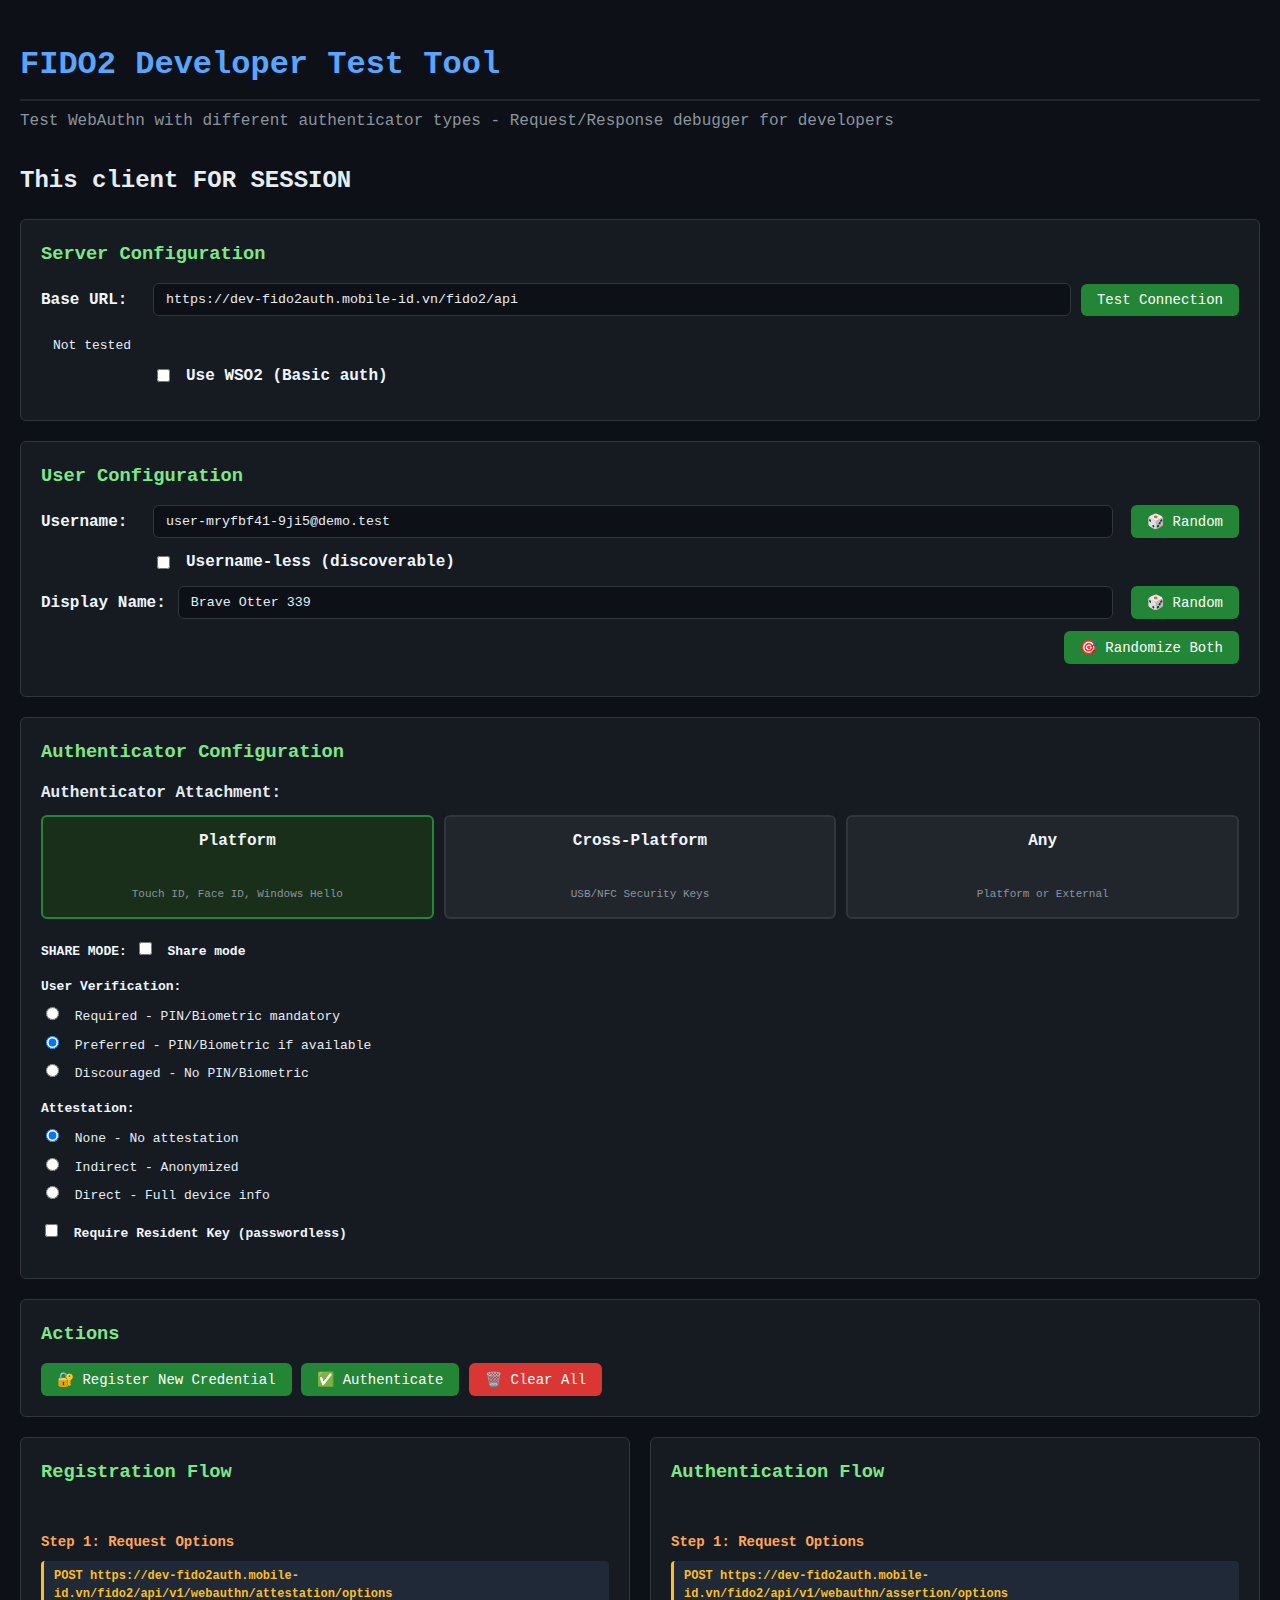
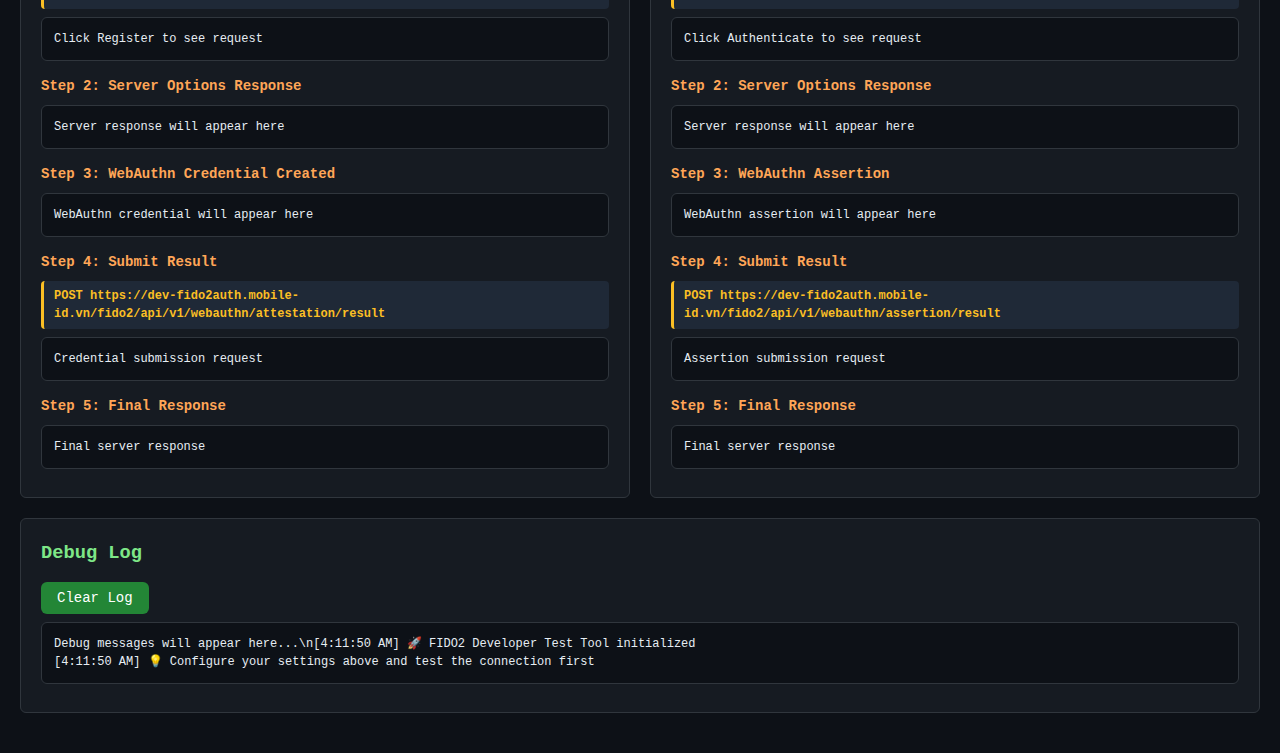
<file: webauth.html>
<!DOCTYPE html>
<html>
<head>
    <title>FIDO2 Developer Test Tool</title>
    <meta charset="utf-8">
    <meta name="viewport" content="width=device-width, initial-scale=1">
    <style>
        body {
            font-family: 'Consolas', 'Monaco', 'Courier New', monospace;
            background: #0d1117;
            color: #e6edf3;
            margin: 0;
            padding: 20px;
            line-height: 1.5;
        }

        .container {
            max-width: 1400px;
            margin: 0 auto;
        }

        h1 {
            color: #58a6ff;
            border-bottom: 2px solid #21262d;
            padding-bottom: 10px;
            margin-bottom: 8px;
        }

        h1 + p {
            color: #8b949e;
            margin-top: 0;
            margin-bottom: 30px;
        }

        h3 {
            color: #7ee787;
            margin-top: 0;
            margin-bottom: 15px;
        }

        h4 {
            color: #ffa657;
            margin: 15px 0 8px 0;
            font-size: 14px;
        }

        .section {
            background: #161b22;
            border: 1px solid #30363d;
            border-radius: 6px;
            padding: 20px;
            margin-bottom: 20px;
        }

        .form-row {
            display: flex;
            align-items: center;
            margin-bottom: 12px;
        }

        .form-row label {
            min-width: 100px;
            margin-right: 12px;
            font-weight: 600;
            color: #f0f6fc;
        }

        input[type="text"] {
            flex: 1;
            padding: 8px 12px;
            background: #0d1117;
            border: 1px solid #30363d;
            color: #e6edf3;
            border-radius: 6px;
            font-family: inherit;
            margin-right: 10px;
        }

        input[type="text"]:focus {
            outline: none;
            border-color: #58a6ff;
        }

        button {
            background: #238636;
            color: white;
            border: none;
            padding: 8px 16px;
            border-radius: 6px;
            cursor: pointer;
            font-family: inherit;
            font-size: 14px;
            font-weight: 500;
        }

        button:hover {
            background: #2ea043;
        }

        button:disabled {
            background: #484f58;
            cursor: not-allowed;
        }

        button.danger {
            background: #da3633;
        }

        button.danger:hover {
            background: #f85149;
        }

        .status {
            padding: 8px 12px;
            border-radius: 6px;
            font-size: 13px;
            margin-top: 8px;
        }

        .json-box {
            background: #0d1117;
            border: 1px solid #30363d;
            border-radius: 6px;
            padding: 12px;
            margin: 8px 0;
            white-space: pre-wrap;
            overflow-x: auto;
            max-height: 250px;
            overflow-y: auto;
            font-size: 12px;
            color: #e6edf3;
            word-break: break-all;
        }

        .endpoint {
            background: #1f2937;
            color: #fbbf24;
            padding: 6px 10px;
            border-radius: 4px;
            font-size: 12px;
            font-weight: 600;
            margin: 5px 0;
            border-left: 3px solid #fbbf24;
        }

        .grid {
            display: grid;
            grid-template-columns: 1fr 1fr;
            gap: 20px;
        }

        .auth-types {
            display: flex;
            gap: 10px;
            margin: 10px 0 20px 0;
        }

        .auth-type {
            flex: 1;
            background: #21262d;
            border: 2px solid #30363d;
            border-radius: 6px;
            padding: 12px;
            cursor: pointer;
            text-align: center;
            transition: all 0.2s;
        }

        .auth-type:hover {
            border-color: #58a6ff;
        }

        .auth-type.selected {
            border-color: #238636;
            background: #1a2f1a;
        }

        .auth-type strong {
            color: #f0f6fc;
            display: block;
            margin-bottom: 4px;
        }

        .auth-type small {
            color: #8b949e;
            font-size: 11px;
        }

        .options {
            margin-bottom: 15px;
        }

        .options > label:first-child {
            display: block;
            font-weight: 600;
            margin-bottom: 8px;
            color: #f0f6fc;
        }

        .options label {
            display: block;
            margin-bottom: 6px;
            font-size: 13px;
        }

        input[type="radio"], input[type="checkbox"] {
            margin-right: 8px;
        }

        .success { color: #238636; background: #0f2f16; }
        .error { color: #f85149; background: #2d1011; }
        .warning { color: #d29922; background: #2d240e; }

        #regStatus, #authStatus {
            padding: 8px 12px;
            border-radius: 6px;
            margin-bottom: 15px;
            font-weight: 500;
        }

        @media (max-width: 1024px) {
            .grid { grid-template-columns: 1fr; }
            .auth-types { flex-direction: column; }
        }
    </style>
</head>
<body>
<div class="container">
    <h1>FIDO2 Developer Test Tool</h1>
    <p>Test WebAuthn with different authenticator types - Request/Response debugger for developers</p>
    <h2> This client FOR SESSION</h2>
    <!-- Server Configuration -->
    <div class="section">
        <h3>Server Configuration</h3>
        <div class="form-row">
            <label>Base URL:</label>
            <input type="text" id="baseUrl" value="https://dev-fido2auth.mobile-id.vn/fido2/api" placeholder="https://dev-fido2auth.mobile-id.vn/fido2/api">
            <button onclick="testConnection()">Test Connection</button>
        </div>
        <div id="connectionStatus" class="status">Not tested</div>
        <div class="form-row">
            <label></label>
            <label style="display:flex;align-items:center;gap:8px;">
                <input type="checkbox" id="useWso2" onchange="toggleWso2Fields(this.checked)"> Use WSO2 (Basic auth)
            </label>
        </div>
        <div id="wso2Fields" style="display:none;flex-direction:column;gap:10px;margin-left:112px;">
            <div class="form-row" style="margin-bottom:0;">
                <label style="min-width:90px;">API URL:</label>
                <input type="text" id="wso2ApiUrl" placeholder="https://dev-api.mobile-id.vn/fido2/api" value="https://dev-api.mobile-id.vn/fido2/api">
            </div>
            <div class="form-row" style="margin-bottom:0;">
                <label style="min-width:90px;">Token URL:</label>
                <input type="text" id="wso2TokenUrl" placeholder="https://dev-sso.mobile-id.vn/realms/mobile-id/protocol/openid-connect/token" value="https://dev-sso.mobile-id.vn/realms/mobile-id/protocol/openid-connect/token">
            </div>
            <div class="form-row" style="margin-bottom:0;">
                <label style="min-width:90px;">Client ID:</label>
                <input type="text" id="wso2ClientId" placeholder="client_id">
            </div>
            <div class="form-row" style="margin-bottom:0;">
                <label style="min-width:90px;">Client Secret:</label>
                <input type="text" id="wso2ClientSecret" placeholder="client_secret">
            </div>
        </div>
    </div>

    <!-- User Configuration -->
    <div class="section">
        <h3>User Configuration</h3>
        <div class="form-row">
            <label>Username:</label>
            <div style="display:flex;gap:8px;align-items:center;flex:1;">
                <input type="text" id="username" value="dev@test.com" style="flex:1;">
                <button type="button" onclick="populateRandomUser('username')">🎲 Random</button>
            </div>
        </div>
        <div class="form-row">
            <label></label>
            <label style="display:flex;align-items:center;gap:8px;">
                <input type="checkbox" id="usernameLess"> Username-less (discoverable)
            </label>
        </div>
        <div class="form-row">
            <label>Display Name:</label>
            <div style="display:flex;gap:8px;align-items:center;flex:1;">
                <input type="text" id="displayName" value="Developer User" style="flex:1;">
                <button type="button" onclick="populateRandomUser('displayName')">🎲 Random</button>
            </div>
        </div>
        <div class="form-row" style="justify-content:flex-end;">
            <label></label>
            <button type="button" onclick="populateRandomUser()">🎯 Randomize Both</button>
        </div>
    </div>

    <!-- Authenticator Configuration -->
    <div class="section">
        <h3>Authenticator Configuration</h3>


        <label><strong>Authenticator Attachment:</strong></label>
        <div class="auth-types">
            <div class="auth-type selected" onclick="selectAuthType('platform')" id="platform">
                <strong>Platform</strong><br>
                <small>Touch ID, Face ID, Windows Hello</small>
            </div>
            <div class="auth-type" onclick="selectAuthType('cross-platform')" id="cross-platform">
                <strong>Cross-Platform</strong><br>
                <small>USB/NFC Security Keys</small>
            </div>
            <div class="auth-type" onclick="selectAuthType('any')" id="any">
                <strong>Any</strong><br>
                <small>Platform or External</small>
            </div>
        </div>
        <div class ="options">
            <label>
                <strong> SHARE MODE:</strong>
                <input type="checkbox" id="sharemode"> Share mode

            </label>


        </div>

        <div class="options">
            <label><strong>User Verification:</strong></label>
            <label><input type="radio" name="userVerification" value="required"> Required - PIN/Biometric mandatory</label>
            <label><input type="radio" name="userVerification" value="preferred" checked> Preferred - PIN/Biometric if available</label>
            <label><input type="radio" name="userVerification" value="discouraged"> Discouraged - No PIN/Biometric</label>
        </div>

        <div class="options">
            <label><strong>Attestation:</strong></label>
            <label><input type="radio" name="attestation" value="none" checked> None - No attestation</label>
            <label><input type="radio" name="attestation" value="indirect"> Indirect - Anonymized</label>
            <label><input type="radio" name="attestation" value="direct"> Direct - Full device info</label>
        </div>

        <div class="options">
            <label><input type="checkbox" id="requireResidentKey"> Require Resident Key (passwordless)</label>
        </div>
    </div>

    <!-- Actions -->
    <div class="section">
        <h3>Actions</h3>
        <button onclick="register()" id="registerBtn">🔐 Register New Credential</button>
        <button onclick="authenticate()" id="authBtn">✅ Authenticate</button>
        <button onclick="clearAll()" class="danger">🗑️ Clear All</button>
    </div>

    <!-- Results -->
    <div class="grid">
        <!-- Registration Flow -->
        <div class="section">
            <h3>Registration Flow</h3>
            <div id="regStatus"></div>

            <h4>Step 1: Request Options</h4>
            <div class="endpoint">POST {baseUrl}/v1/webauthn/attestation/options</div>
            <div id="regOptionsRequest" class="json-box">Click Register to see request</div>

            <h4>Step 2: Server Options Response</h4>
            <div id="regOptionsResponse" class="json-box">Server response will appear here</div>

            <h4>Step 3: WebAuthn Credential Created</h4>
            <div id="regCredential" class="json-box">WebAuthn credential will appear here</div>

            <h4>Step 4: Submit Result</h4>
            <div class="endpoint">POST {baseUrl}/v1/webauthn/attestation/result</div>
            <div id="regResultRequest" class="json-box">Credential submission request</div>

            <h4>Step 5: Final Response</h4>
            <div id="regResultResponse" class="json-box">Final server response</div>
        </div>

        <!-- Authentication Flow -->
        <div class="section">
            <h3>Authentication Flow</h3>
            <div id="authStatus"></div>

            <h4>Step 1: Request Options</h4>
            <div class="endpoint">POST {baseUrl}/v1/webauthn/assertion/options</div>
            <div id="authOptionsRequest" class="json-box">Click Authenticate to see request</div>

            <h4>Step 2: Server Options Response</h4>
            <div id="authOptionsResponse" class="json-box">Server response will appear here</div>

            <h4>Step 3: WebAuthn Assertion</h4>
            <div id="authAssertion" class="json-box">WebAuthn assertion will appear here</div>

            <h4>Step 4: Submit Result</h4>
            <div class="endpoint">POST {baseUrl}/v1/webauthn/assertion/result</div>
            <div id="authResultRequest" class="json-box">Assertion submission request</div>

            <h4>Step 5: Final Response</h4>
            <div id="authResultResponse" class="json-box">Final server response</div>
        </div>
    </div>

    <!-- Debug Log -->
    <div class="section">
        <h3>Debug Log</h3>
        <button onclick="clearLog()">Clear Log</button>
        <div id="debugLog" class="json-box" style="max-height: 150px;">Debug messages will appear here...\n</div>
    </div>
</div>

<script>
    // Global state
    let currentAuthType = 'platform';
    let fido2Client = null;
    let wso2AccessToken = null;
    let wso2TokenExpiry = null;

    // Utility functions
    function arrayBufferToBase64url(buffer) {
        const bytes = new Uint8Array(buffer);
        let binary = '';
        for (let i = 0; i < bytes.byteLength; i++) {
            binary += String.fromCharCode(bytes[i]);
        }
        const base64 = btoa(binary);
        return base64.replace(/\+/g, '-').replace(/\//g, '_').replace(/=/g, '');
    }

    function stringToArrayBuffer(str) {
        // Convert string to ArrayBuffer (UTF-8 encoding)
        const encoder = new TextEncoder();
        return encoder.encode(str).buffer;
    }

    function base64urlToArrayBuffer(base64url) {
        // Convert base64url to base64
        let base64 = base64url.replace(/-/g, '+').replace(/_/g, '/');

        // Add proper padding
        while (base64.length % 4) {
            base64 += '=';
        }

        try {
            const binary = atob(base64);
            const buffer = new ArrayBuffer(binary.length);
            const view = new Uint8Array(buffer);
            for (let i = 0; i < binary.length; i++) {
                view[i] = binary.charCodeAt(i);
            }
            return buffer;
        } catch (error) {
            console.error('Base64 decode error:', error);
            console.error('Input:', base64url);
            console.error('Converted:', base64);
            throw new Error(`Failed to decode base64url: ${error.message}`);
        }
    }

    function smartDecode(value) {
        // Try to detect if it's base64url or plain string
        // Base64url only contains: A-Z, a-z, 0-9, -, _
        const base64urlRegex = /^[A-Za-z0-9_-]+$/;

        if (base64urlRegex.test(value) && value.length > 10) {
            // Looks like base64url, try to decode
            try {
                return base64urlToArrayBuffer(value);
            } catch (error) {
                log(`⚠️ Failed to decode as base64url, treating as plain string: ${value}`);
                return stringToArrayBuffer(value);
            }
        } else {
            // Plain string
            log(`ℹ️ Treating as plain string: ${value}`);
            return stringToArrayBuffer(value);
        }
    }

    function log(message) {
        const logElement = document.getElementById('debugLog');
        const timestamp = new Date().toLocaleTimeString();
        logElement.textContent += `[${timestamp}] ${message}\n`;
        logElement.scrollTop = logElement.scrollHeight;
    }

    function clearLog() {
        document.getElementById('debugLog').textContent = 'Debug messages will appear here...\n';
    }

    function displayJson(elementId, data, label = '') {
        const element = document.getElementById(elementId);
        if (data) {
            element.textContent = (label ? `${label}\n` : '') + JSON.stringify(data, null, 2);
        }
    }

    function setStatus(elementId, message, type = 'info') {
        const element = document.getElementById(elementId);
        element.textContent = message;
        element.className = `status ${type}`;
    }

    function generateRandomUsername() {
        const stamp = Date.now().toString(36);
        const rand = Math.floor(Math.random() * 1e6).toString(36);
        return `user-${stamp}-${rand}@demo.test`;
    }

    function generateRandomDisplayName() {
        const adjectives = ['Swift','Brisk','Calm','Bright','Clever','Brave','Nimble','Quick'];
        const animals = ['Falcon','Otter','Lion','Fox','Hawk','Dolphin','Panda','Tiger'];
        const adj = adjectives[Math.floor(Math.random() * adjectives.length)];
        const animal = animals[Math.floor(Math.random() * animals.length)];
        const suffix = Math.floor(Math.random() * 900 + 100);
        return `${adj} ${animal} ${suffix}`;
    }

    function populateRandomUser(target) {
        const unameField = document.getElementById('username');
        const dnameField = document.getElementById('displayName');
        const shouldSetUsername = target === 'username' || !target;
        const shouldSetDisplay = target === 'displayName' || !target;

        if (shouldSetUsername && !document.getElementById('usernameLess').checked) {
            unameField.value = generateRandomUsername();
        }
        if (shouldSetDisplay) {
            dnameField.value = generateRandomDisplayName();
        }
    }

    function toggleWso2Fields(enabled) {
        document.getElementById('wso2Fields').style.display = enabled ? 'flex' : 'none';
    }

    async function getWso2AccessToken() {
        // Check if token is still valid
        if (wso2AccessToken && wso2TokenExpiry && new Date().getTime() < wso2TokenExpiry) {
            return wso2AccessToken;
        }

        const clientId = document.getElementById('wso2ClientId').value.trim();
        const clientSecret = document.getElementById('wso2ClientSecret').value.trim();
        const tokenUrl = document.getElementById('wso2TokenUrl').value.trim();

        if (!clientId || !clientSecret || !tokenUrl) {
            throw new Error('WSO2 enabled but client_id, client_secret, or token URL is missing');
        }

        try {
            const basicAuth = btoa(`${clientId}:${clientSecret}`);
            const response = await fetch(tokenUrl, {
                method: 'POST',
                headers: {
                    'Content-Type': 'application/x-www-form-urlencoded',
                    'Authorization': `Basic ${basicAuth}`
                },
                body: 'grant_type=client_credentials'
            });

            if (!response.ok) {
                const errorText = await response.text();
                throw new Error(`Token request failed with status ${response.status}: ${errorText}`);
            }

            const data = await response.json();
            wso2AccessToken = data.access_token;

            // Set expiry time (typically expires_in is in seconds, use 90% of that)
            if (data.expires_in) {
                wso2TokenExpiry = new Date().getTime() + (data.expires_in * 1000 * 0.9);
            }

            log(`✅ WSO2: Got access token (expires in ${data.expires_in} seconds)`);
            return wso2AccessToken;
        } catch (error) {
            log(`❌ WSO2: Failed to get access token: ${error.message}`);
            throw error;
        }
    }

    async function buildWso2Headers() {
        if (!document.getElementById('useWso2').checked) {
            return {};
        }

        try {
            const token = await getWso2AccessToken();
            return { Authorization: `Bearer ${token}` };
        } catch (error) {
            log(`⚠️ ${error.message}`);
            return {};
        }
    }

    // FIDO2 Conformance Test Client
    class FIDO2ConformanceClient {
        constructor(baseUrl) {
            // Use WSO2 API URL if WSO2 is enabled
            if (document.getElementById('useWso2').checked) {
                this.baseUrl = document.getElementById('wso2ApiUrl').value.trim();
                log(`🔄 Using WSO2 API URL: ${this.baseUrl}`);
            } else {
                this.baseUrl = baseUrl;
            }
        }

        async makeRequest(endpoint, data, headers = {}) {
            const url = `${this.baseUrl}${endpoint}`;
            log(`→ ${endpoint}: ${JSON.stringify(data, null, 2)}`);

            const response = await fetch(url, {
                method: 'POST',
                credentials: 'include',
                headers: { 'Content-Type': 'application/json', ...headers },
                body: JSON.stringify(data)
            });

            const result = await response.json();
            log(`← ${endpoint} (${response.status}): ${JSON.stringify(result, null, 2)}`);

            // Check conformance API response format
            if (result.status === 'failed') {
                throw new Error(result.errorMessage || 'Unknown server error');
            }

            if (!response.ok) {
                throw new Error(`HTTP ${response.status}: ${response.statusText}`);
            }

            return result;
        }

        async testConnection() {
            try {
                // Test with a simple GET request to base URL
                const response = await fetch(`${this.baseUrl}/`, { method: 'GET' });
                return response.ok || response.status === 404 || response.status === 405; // 405 Method Not Allowed is also OK
            } catch (error) {
                log(`Connection test failed: ${error.message}`);
                return false;
            }
        }
    }

    // UI Functions
    function selectAuthType(type) {
        currentAuthType = type;
        document.querySelectorAll('.auth-type').forEach(el => el.classList.remove('selected'));
        document.getElementById(type).classList.add('selected');
        log(`Selected authenticator type: ${type}`);
    }

    function getConfiguration() {
        const userVerification = document.querySelector('input[name="userVerification"]:checked').value;
        const attestation = document.querySelector('input[name="attestation"]:checked').value;
        const requireResidentKey = document.getElementById('requireResidentKey').checked;

        let authenticatorAttachment = undefined;
        if (currentAuthType === 'platform') authenticatorAttachment = 'platform';
        else if (currentAuthType === 'cross-platform') authenticatorAttachment = 'cross-platform';

        return {
            authenticatorAttachment,
            userVerification,
            attestation,
            requireResidentKey
        };
    }

    async function testConnection() {
        const baseUrl = document.getElementById('baseUrl').value;
        const button = event.target;

        button.disabled = true;
        button.textContent = 'Testing...';

        try {
            fido2Client = new FIDO2ConformanceClient(baseUrl);
            const headers = await buildWso2Headers();
            const connected = await fido2Client.testConnection(headers);

            if (connected) {
                setStatus('connectionStatus', '✅ Connected successfully', 'success');
                log('✅ Server connection test passed');
            } else {
                setStatus('connectionStatus', '❌ Connection failed', 'error');
                log('❌ Server connection test failed');
            }
        } catch (error) {
            setStatus('connectionStatus', `❌ Error: ${error.message}`, 'error');
            log(`❌ Connection error: ${error.message}`);
        } finally {
            button.disabled = false;
            button.textContent = 'Test Connection';
        }
    }

    async function register() {
        const username = document.getElementById('username').value;
        const displayName = document.getElementById('displayName').value;
        const baseUrl = document.getElementById('baseUrl').value;
        const shareMode = document.getElementById('sharemode').checked;
        const config = getConfiguration();

        if (!username) {
            setStatus('regStatus', '❌ Please fill username and display name', 'error');
            return;
        }

        if (!fido2Client) {
            fido2Client = new FIDO2ConformanceClient(baseUrl);
        }

        const button = document.getElementById('registerBtn');
        button.disabled = true;
        button.textContent = '⏳ Registering...';

        // Clear previous results
        ['regOptionsRequest', 'regOptionsResponse', 'regCredential', 'regResultRequest', 'regResultResponse'].forEach(id => {
            document.getElementById(id).textContent = 'Processing...';
        });

        setStatus('regStatus', '🔄 Starting registration process...', 'warning');

        let headers;
        try {
            // Step 1: Request options - conform to ServerPublicKeyCredentialCreationOptionsRequest
            var optionsRequest = {
                username: username,
            };
            if (displayName) {
                optionsRequest.displayName = displayName;

            }


            // Add optional fields based on configuration
            if (config.authenticatorAttachment || config.userVerification !== 'preferred' || config.requireResidentKey) {
                optionsRequest.authenticatorSelection = {};
                if (config.authenticatorAttachment) {
                    optionsRequest.authenticatorSelection.authenticatorAttachment = config.authenticatorAttachment;
                }
                if (config.userVerification !== 'preferred') {
                    optionsRequest.authenticatorSelection.userVerification = config.userVerification;
                }
                if (config.requireResidentKey) {
                    optionsRequest.authenticatorSelection.requireResidentKey = config.requireResidentKey;
                }
            }

            if (config.attestation !== 'none') {
                optionsRequest.attestation = config.attestation;
            }
            optionsRequest.registerProps = JSON.stringify({
                "lastName": "Doe",
                "firstName": "John",
                "forwardParams": [
                    "firstName",
                    "lastName"
                ],
            });
            headers = {
                'x-share-mode': shareMode ? 'true' : 'false',
                ...await buildWso2Headers()
            };
            // optionsRequest.registerProps = "eyJ0eXAiOiJKV1QiLCJraWQiOiJmaWRvLXRva2VuIiwiYWxnIjoiUlMyNTYifQ.[base64].[base64]"
            displayJson('regOptionsRequest', optionsRequest);
            log('🚀 Step 1: Requesting registration options (Conformance API)');

            const options = await fido2Client.makeRequest('/v1/webauthn/attestation/options', optionsRequest, headers);
            displayJson('regOptionsResponse', options);
            log('✅ Step 1: Got registration options');

            // Step 2: Create WebAuthn credential
            // Debug log the values we're trying to decode
            log(`🔍 Debug - Challenge: ${options.challenge}`);
            log(`🔍 Debug - User ID: ${options.user.id}`);

            const webAuthnOptions = {
                rp: options.rp,
                user: {
                    ...options.user,
                    id: smartDecode(options.user.id)
                },
                challenge: base64urlToArrayBuffer(options.challenge),
                pubKeyCredParams: options.pubKeyCredParams,
                timeout: options.timeout,
                excludeCredentials: options.excludeCredentials?.map(cred => ({
                    ...cred,
                    id: base64urlToArrayBuffer(cred.id)
                })),
                authenticatorSelection: options.authenticatorSelection,
                attestation: options.attestation
            };

            // Log the webAuthn options (without ArrayBuffers)
            const debugOptions = {
                ...webAuthnOptions,
                user: {...webAuthnOptions.user, id: '[ArrayBuffer]'},
                challenge: '[ArrayBuffer]',
                excludeCredentials: webAuthnOptions.excludeCredentials?.map(c => ({...c, id: '[ArrayBuffer]'}))
            };
            log(`🔍 Debug - WebAuthn Options: ${JSON.stringify(debugOptions, null, 2)}`);

            log('🔐 Step 2: Creating WebAuthn credential');
            const credential = await navigator.credentials.create({publicKey: webAuthnOptions});

            if (!credential) {
                throw new Error('Failed to create credential');
            }

            const credentialForDisplay = {
                type: credential.type,
                id: credential.id,
                response: {
                    clientDataJSON: '[ArrayBuffer]',
                    attestationObject: '[ArrayBuffer]'
                }
            };
            displayJson('regCredential', credentialForDisplay);
            log('✅ Step 2: WebAuthn credential created');

            // Step 3: Submit result - conform to ServerPublicKeyCredential with ServerAuthenticatorAttestationResponse
            const serverCredential = {
                type: credential.type,
                id: credential.id,
                rawId: arrayBufferToBase64url(credential.rawId),
                response: {
                    clientDataJSON: arrayBufferToBase64url(credential.response.clientDataJSON),
                    attestationObject: arrayBufferToBase64url(credential.response.attestationObject)
                },
                getClientExtensionResults: credential.getClientExtensionResults()
            };
headers = {
                ...await buildWso2Headers()
            };
            displayJson('regResultRequest', serverCredential);
            log('📤 Step 3: Submitting credential to server (Conformance API)');

            const result = await fido2Client.makeRequest('/v1/webauthn/attestation/result', serverCredential,headers);
            displayJson('regResultResponse', result);

            setStatus('regStatus', '✅ Registration completed successfully!', 'success');
            log('✅ Step 4: Registration completed successfully');

        } catch (error) {
            setStatus('regStatus', `❌ Registration failed: ${error.message}`, 'error');
            log(`❌ Registration failed: ${error.message}`);

            // Display error in the last active step
            const errorMsg = `Error: ${error.message}`;
            if (!document.getElementById('regOptionsResponse').textContent.includes('{')) {
                document.getElementById('regOptionsResponse').textContent = errorMsg;
            } else if (!document.getElementById('regCredential').textContent.includes('{')) {
                document.getElementById('regCredential').textContent = errorMsg;
            } else {
                document.getElementById('regResultResponse').textContent = errorMsg;
            }
        } finally {
            button.disabled = false;
            button.textContent = '🔐 Register New Credential';
        }
    }



    async function authenticate() {
        const username = document.getElementById('username').value.trim();
        const unameLess = document.getElementById('usernameLess').checked;
        const baseUrl = document.getElementById('baseUrl').value;
        const config = getConfiguration();
        const shareMode = document.getElementById('sharemode').checked;

        if (!fido2Client) {
            fido2Client = new FIDO2ConformanceClient(baseUrl);
        }

        const button = document.getElementById('authBtn');
        button.disabled = true;
        button.textContent = '⏳ Authenticating...';

        // Clear previous results
        ['authOptionsRequest','authOptionsResponse','authAssertion','authResultRequest','authResultResponse']
            .forEach(id => { document.getElementById(id).textContent = 'Processing...'; });

        setStatus('authStatus', '🔄 Starting authentication process...', 'warning');

        try {
            let headers;
            // ✅ Username-less: không gửi username (hoặc để trống) → allowCredentials=[] phía server
            const optionsRequest = {};
            if (!unameLess && username) {
                optionsRequest.username = username;
            }
            if (config.userVerification !== 'preferred') {
                optionsRequest.userVerification = config.userVerification;
            }
            optionsRequest.loginProps = JSON.stringify({
                "lastName": "Doe",
                "firstName": "John",
                "forwardParams": [
                    "firstName",
                    "lastName"
                ],
            });
            displayJson('authOptionsRequest', optionsRequest);
            log('🚀 Step 1: Requesting authentication options (Conformance API)');
            headers = {
                'x-share-mode': shareMode ? 'true' : 'false',
                ...await buildWso2Headers()
            };
            const options = await fido2Client.makeRequest('/v1/webauthn/assertion/options', optionsRequest,headers);
            displayJson('authOptionsResponse', options);
            log('✅ Step 1: Got authentication options');

            // WebAuthn get() – nếu username-less, allowCredentials sẽ rỗng để OS gợi ý passkey
            const webAuthnOptions = {
                challenge: base64urlToArrayBuffer(options.challenge),
                timeout: options.timeout,
                rpId: options.rpId,
                allowCredentials: options.allowCredentials?.map(cred => ({
                    ...cred,
                    id: base64urlToArrayBuffer(cred.id)
                })),
                userVerification: options.userVerification
            };

            log('🔐 Step 2: Getting WebAuthn assertion');
            const credential = await navigator.credentials.get({ publicKey: webAuthnOptions });
            if (!credential) throw new Error('Failed to get credential');

            const assertionForDisplay = {
                type: credential.type,
                id: credential.id,
                response: {
                    clientDataJSON: '[ArrayBuffer]',
                    authenticatorData: '[ArrayBuffer]',
                    signature: '[ArrayBuffer]',
                    userHandle: credential.response.userHandle ? '[ArrayBuffer]' : null
                }
            };
            displayJson('authAssertion', assertionForDisplay);
            log('✅ Step 2: WebAuthn assertion retrieved');

            const serverCredential = {
                type: credential.type,
                id: credential.id,
                rawId: arrayBufferToBase64url(credential.rawId),
                response: {
                    clientDataJSON: arrayBufferToBase64url(credential.response.clientDataJSON),
                    authenticatorData: arrayBufferToBase64url(credential.response.authenticatorData),
                    signature: arrayBufferToBase64url(credential.response.signature),
                    userHandle: credential.response.userHandle ? arrayBufferToBase64url(credential.response.userHandle) : ""
                },
                getClientExtensionResults: credential.getClientExtensionResults()
            };

            displayJson('authResultRequest', serverCredential);
            log('📤 Step 3: Submitting assertion to server (Conformance API)');
        headers = {
                ...await buildWso2Headers()
            };
            const result = await fido2Client.makeRequest('/v1/webauthn/assertion/result', serverCredential,headers);
            displayJson('authResultResponse', result);

            setStatus('authStatus', '✅ Authentication completed successfully!', 'success');
            log('✅ Step 4: Authentication completed successfully');

        } catch (error) {
            setStatus('authStatus', `❌ Authentication failed: ${error.message}`, 'error');
            log(`❌ Authentication failed: ${error.message}`);
            const errorMsg = `Error: ${error.message}`;
            if (!document.getElementById('authOptionsResponse').textContent.includes('{')) {
                document.getElementById('authOptionsResponse').textContent = errorMsg;
            } else if (!document.getElementById('authAssertion').textContent.includes('{')) {
                document.getElementById('authAssertion').textContent = errorMsg;
            } else {
                document.getElementById('authResultResponse').textContent = errorMsg;
            }
        } finally {
            button.disabled = false;
            button.textContent = '✅ Authenticate';
        }
    }

    function clearAll() {
        // Clear all result displays
        ['regOptionsRequest', 'regOptionsResponse', 'regCredential', 'regResultRequest', 'regResultResponse',
            'authOptionsRequest', 'authOptionsResponse', 'authAssertion', 'authResultRequest', 'authResultResponse'].forEach(id => {
            const element = document.getElementById(id);
            element.textContent = id.includes('reg') ? 'Click Register to see request' : 'Click Authenticate to see request';
        });

        // Clear status
        setStatus('regStatus', '');
        setStatus('authStatus', '');

        // Clear log
        clearLog();

        log('🗑️ All data cleared');
    }

    // Make functions globally available
    window.selectAuthType = selectAuthType;
    window.testConnection = testConnection;
    window.register = register;
    window.authenticate = authenticate;
    window.clearAll = clearAll;
    window.clearLog = clearLog;

    // Initialize on load
    document.addEventListener('DOMContentLoaded', () => {
        log('🚀 FIDO2 Developer Test Tool initialized');
        log('💡 Configure your settings above and test the connection first');

        // Update endpoint displays with current base URL
        document.querySelectorAll('.endpoint').forEach(el => {
            el.textContent = el.textContent.replace('{baseUrl}', document.getElementById('baseUrl').value);
        });

        // Update endpoint displays when base URL changes
        document.getElementById('baseUrl').addEventListener('input', (e) => {
            document.querySelectorAll('.endpoint').forEach(el => {
                const text = el.textContent;
                const newText = text.replace(/https?:\/\/[^\/]+(?::\d+)?(?:\/[^\/\s]*)*/, e.target.value);
                el.textContent = newText;
            });
        });

        populateRandomUser();
    });
</script>
</body>
</html>
</file>
